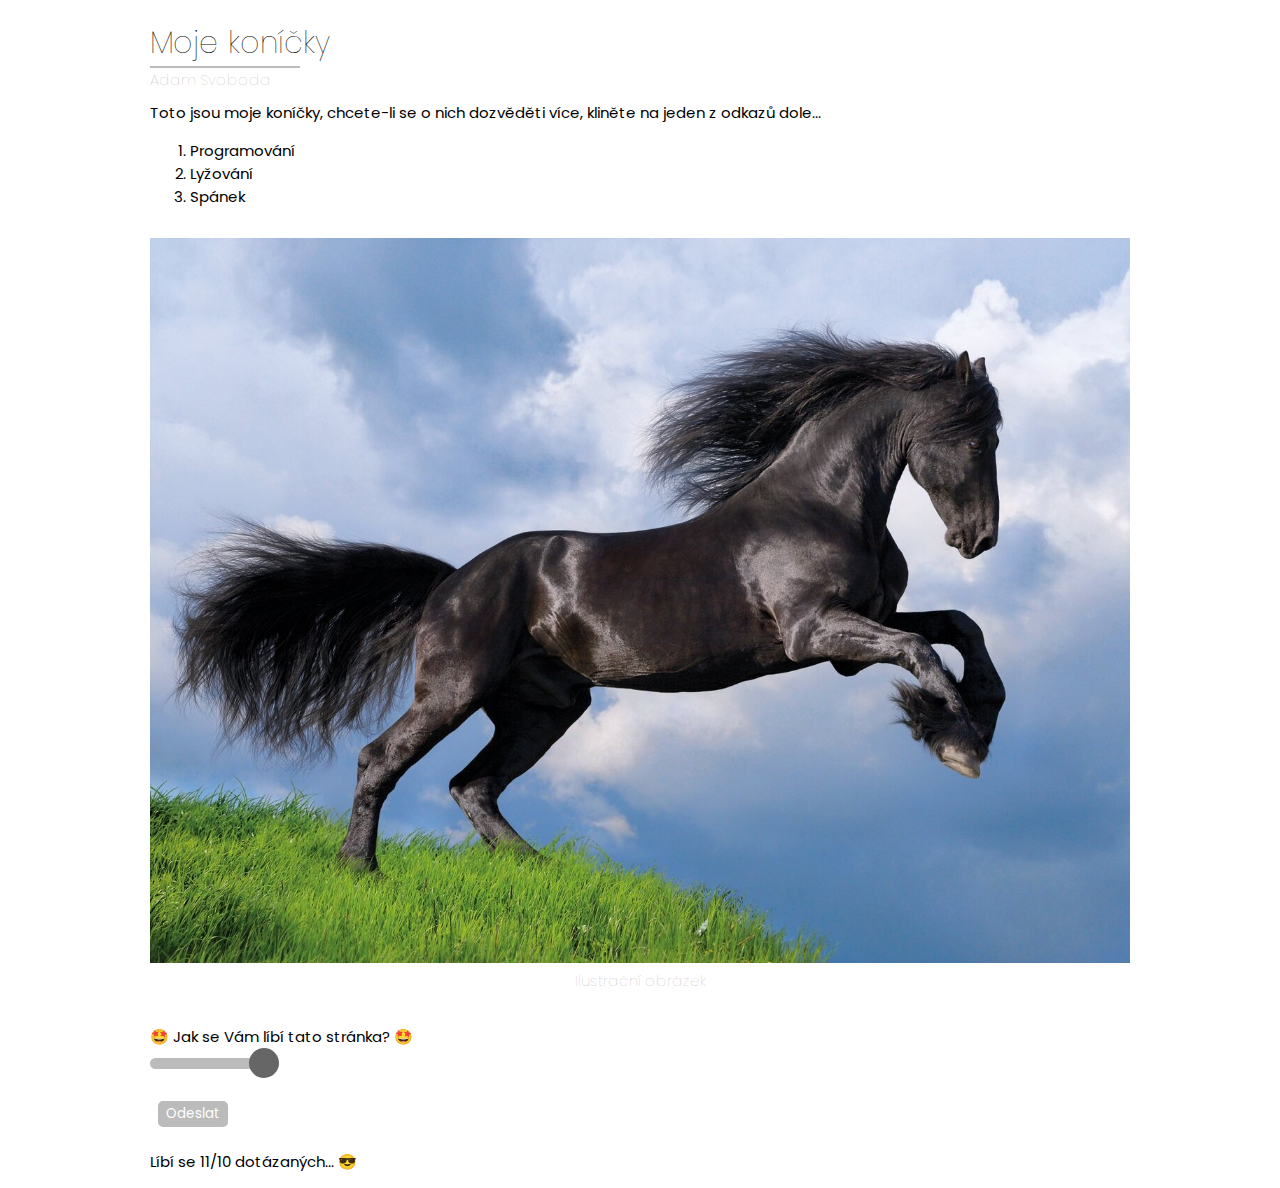
<file: index.html>
<!DOCTYPE html>
<html lang="cs">
<head>
    <meta charset="UTF-8">
    <meta http-equiv="X-UA-Compatible" content="IE=edge">
    <meta name="viewport" content="width=device-width, initial-scale=1.0">
    <link rel="stylesheet" href="./styles/style.css">
    <link rel="preconnect" href="https://fonts.googleapis.com">
    <link rel="preconnect" href="https://fonts.gstatic.com" crossorigin>
    <link href="https://fonts.googleapis.com/css2?family=Poppins&display=swap" rel="stylesheet">
    <link rel="shortcut icon" href="icon.ico" type="image/x-icon">
    <title>Moje koníčky</title>
</head>
<body>
    <header>
        <div class="back-div">
            <button class="back-btn non-visible" onclick="window.history.back()">Zpět</button>
        </div>

        <div class="title">
            <h1>Moje koníčky</h1>
            <p class="subtitle">Adam Svoboda</p>
        </div>
        <div class="back-div"></div>
    </header>
    <main>
        <div class="spacer">
        </div>
        <article>Toto jsou moje koníčky, chcete-li se o nich dozvěděti více, kliněte na jeden z odkazů dole...
            <ol>
                <li><a href="./programovani.html">Programování</a></li>
                <li><a href="./lyzovani.html">Lyžování</a></li>
                <li><a href="./spanek.html">Spánek</a></li>
            </ol>
            <img src="./img/kun.jpg" alt="Kůň..." class="has-title">
            <p class="img-title">Ilustrační obrázek</p>
            <br>
            <div id="rating">
                <label for="hodnoceni">🤩 Jak se Vám líbí tato stránka? 🤩</label>
                <br>
                <input type="range" name="hodnoceni" id="hodnoceni" min="1" max="5" step="1" value="5">
                <p id="hvezdy"></p>
                <button type="submit" id="submit">Odeslat</button>
                <p>Líbí se 11/10 dotázaných... 😎</p>
            </div>
        </article>
        <div class="spacer"></div>
        </main>
</body>

<script src="./scripts/main.js"></script>
</html>
</file>
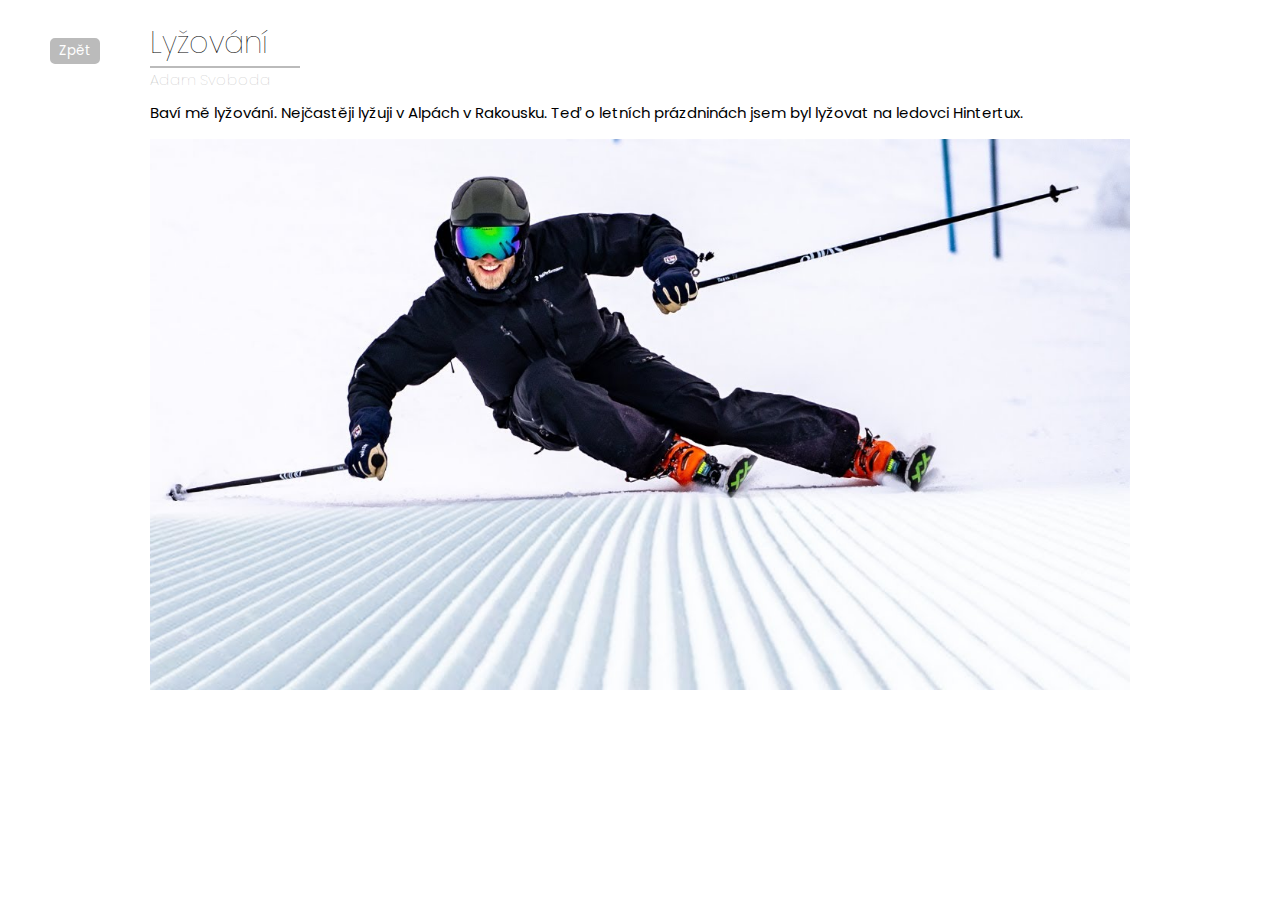
<file: lyzovani.html>
<!DOCTYPE html>
<html lang="cs">
<head>
    <meta charset="UTF-8">
    <meta http-equiv="X-UA-Compatible" content="IE=edge">
    <meta name="viewport" content="width=device-width, initial-scale=1.0">
    <link rel="stylesheet" href="./styles/style.css">
    <link rel="preconnect" href="https://fonts.googleapis.com">
    <link rel="preconnect" href="https://fonts.gstatic.com" crossorigin>
    <link href="https://fonts.googleapis.com/css2?family=Poppins&display=swap" rel="stylesheet">
    <link rel="shortcut icon" href="icon.ico" type="image/x-icon">
    <title>Lyžování</title>
</head>
<body>
    <header>
        <div class="back-div">
            <button class="back-btn" onclick="window.history.back()">Zpět</button>
        </div>

        <div class="title">
            <h1>Lyžování</h1>
            <p class="subtitle">Adam Svoboda</p>
        </div>
        <div class="back-div"></div>
    </header>
    <main>
        <div class="spacer"></div>
        <article>
            Baví mě lyžování. Nejčastěji lyžuji v Alpách v Rakousku. Teď o letních prázdninách jsem byl lyžovat na ledovci Hintertux.
            <br>
            <img src="./img/skiing.jpg" alt="Lyžování">
        </article>
        <div class="spacer"></div>
    </main>
</body>

<script src="./scripts/main.js"></script>
</html>
</file>
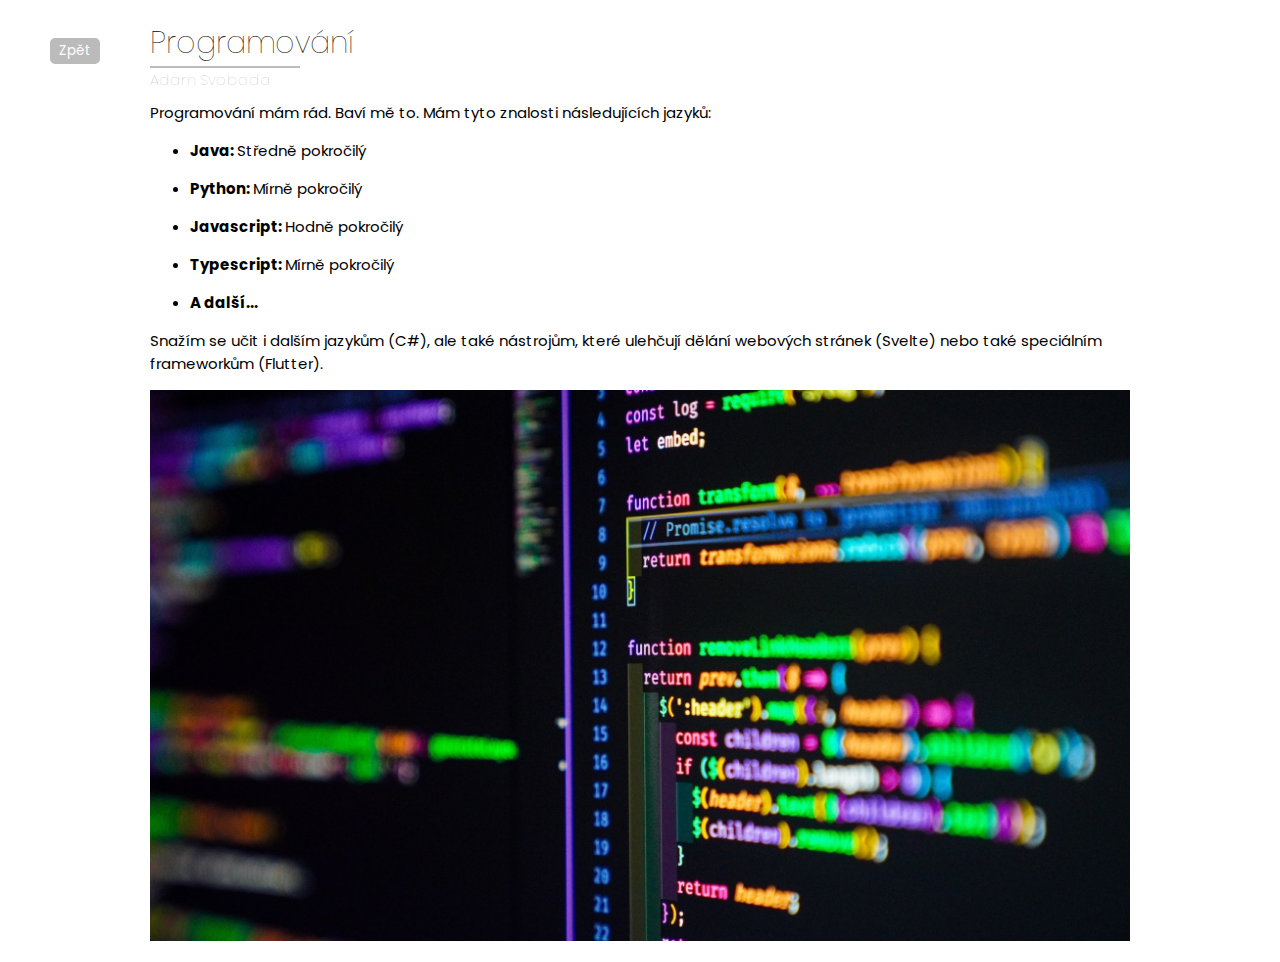
<file: programovani.html>
<!DOCTYPE html>
<html lang="cs">
<head>
    <meta charset="UTF-8">
    <meta http-equiv="X-UA-Compatible" content="IE=edge">
    <meta name="viewport" content="width=device-width, initial-scale=1.0">
    <link rel="stylesheet" href="./styles/style.css">
    <link rel="preconnect" href="https://fonts.googleapis.com">
    <link rel="preconnect" href="https://fonts.gstatic.com" crossorigin>
    <link href="https://fonts.googleapis.com/css2?family=Poppins&display=swap" rel="stylesheet">
    <link rel="shortcut icon" href="icon.ico" type="image/x-icon">
    <title>Programování</title>
</head>
<body>
    <header>
        <div class="back-div">
            <button class="back-btn" onclick="window.history.back()">Zpět</button>
        </div>

        <div class="title">
            <h1>Programování</h1>
            <p class="subtitle">Adam Svoboda</p>
        </div>
        <div class="back-div"></div>
    </header>
    <main>
        <div class="spacer"></div>
        <article>
            Programování mám rád. Baví mě to. Mám tyto znalosti následujících jazyků:

            <ul>
                <li>
                    <p><strong>Java: </strong>Středně pokročilý</p>
                </li>
                <li>
                    <p><strong>Python: </strong>Mírně pokročilý</p>
                </li>
                <li>
                    <p><strong>Javascript: </strong>Hodně pokročilý</p>
                </li>
                <li>
                    <p><strong>Typescript: </strong>Mírně pokročilý</p>
                </li>
                <li>
                    <p><strong>A další...</strong></p>
                </li>
            </ul>

            Snažím se učit i dalším jazykům (C#), ale také nástrojům, které ulehčují dělání webových stránek (Svelte) nebo také speciálním frameworkům (Flutter).

            <br>
            <img src="./img/programming.jpg" alt="Programování">
        </article>
        <div class="spacer"></div>
    </main>
</body>

<script src="./scripts/main.js"></script>
</html>
</file>
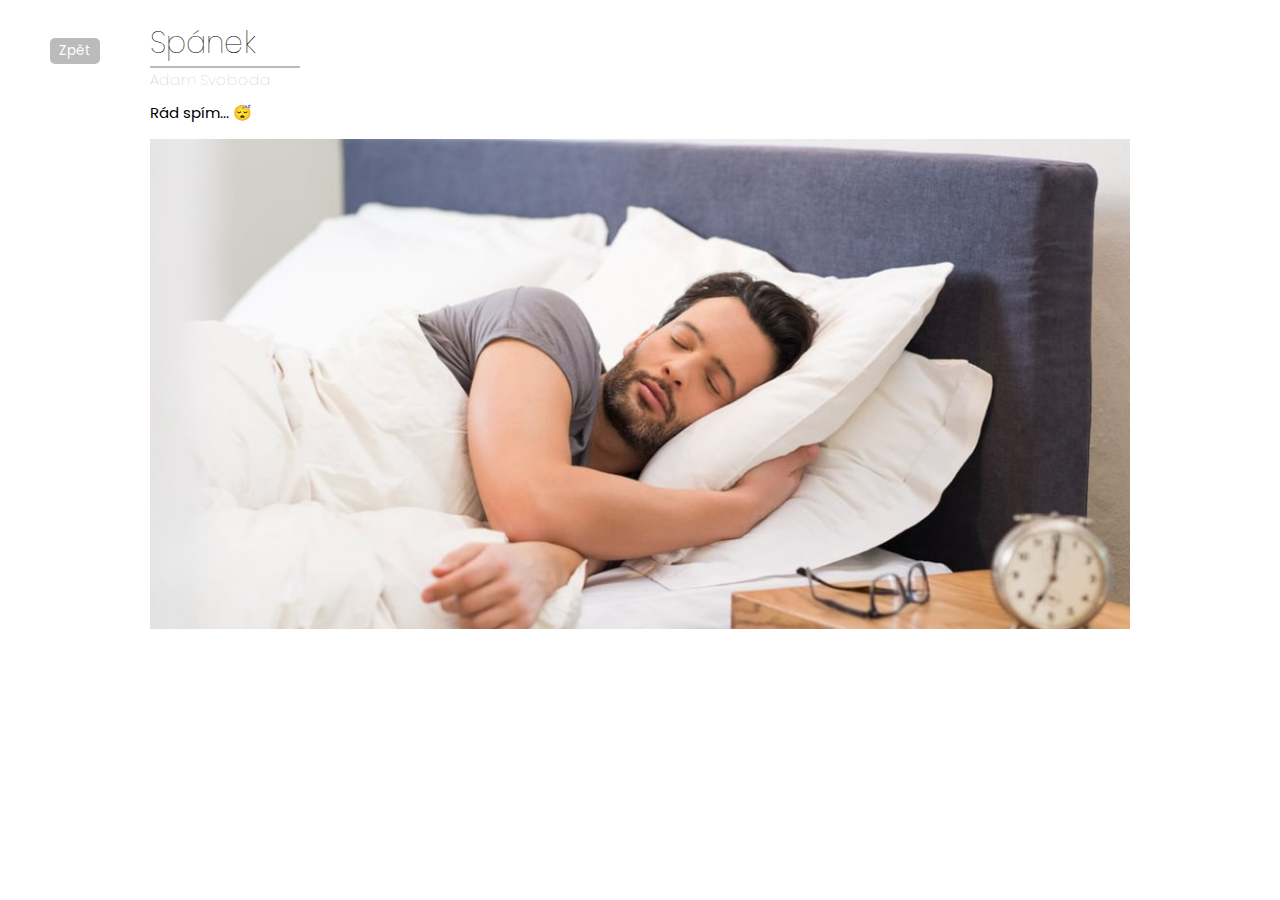
<file: spanek.html>
<!DOCTYPE html>
<html lang="cs">
<head>
    <meta charset="UTF-8">
    <meta http-equiv="X-UA-Compatible" content="IE=edge">
    <meta name="viewport" content="width=device-width, initial-scale=1.0">
    <link rel="stylesheet" href="./styles/style.css">
    <link rel="preconnect" href="https://fonts.googleapis.com">
    <link rel="preconnect" href="https://fonts.gstatic.com" crossorigin>
    <link href="https://fonts.googleapis.com/css2?family=Poppins&display=swap" rel="stylesheet">
    <link rel="shortcut icon" href="icon.ico" type="image/x-icon">
    <title>Spánek</title>
</head>
<body>
    <header>
        <div class="back-div">
            <button class="back-btn" onclick="window.history.back()">Zpět</button>
        </div>

        <div class="title">
            <h1>Spánek</h1>
            <p class="subtitle">Adam Svoboda</p>
        </div>
        <div class="back-div"></div>
    </header>
    <main>
        <div class="spacer"></div>
        <article>
            Rád spím... 😴<br>

            <img src="./img/sleeping.jpg" alt="Lyžování">
        </article>
        <div class="spacer"></div>
    </main>
</body>

<script src="./scripts/main.js"></script>
</html>
</file>
<file: styles/style.css>
* {
  font-family: "Poppins", sans-serif;
}


body {
  margin: 0;
  top: 0;
}

header, main {
  display: flex;
  flex-direction: row;
  justify-content: space-between;
}

.back-div, .spacer {
  width: 150px;
  display: flex;
  justify-content: center;
  align-items: center;
}

.title {
  flex: 1;
}

.title h1 {
  margin-bottom: 0;
  font-weight: lighter;
  font-size: 30px;
}

.title .subtitle {
  margin-top: 0;
  margin-bottom: 10px;
  font-weight: lighter;
  font-size: 15px;
  border-top: 2px solid #bbb;
  color: #bbb;
  width: 150px;
}

button {
  width: fit-content;
  border: 2px solid #bbb;
  border-radius: 5px;
  color: #fff;
  background-color: #bbb;
  cursor: pointer;
  margin: 8px;
}

.back-btn {
  width: 50px;
}

main {
  margin: 0;
  display: flex;
  font-weight: normal;
  font-size: 15px;
  color: #000;
}

a {
  text-decoration: none;
  color: #000;
}

a:visited {
  color: #666;
}


article {
  flex: 1;
}

img {
  margin: 15px 0;
  max-width: 100%;
  width: auto;
  height: auto;
}

img.has-title {
  margin-bottom: 0;
}

.img-title {
  margin: 0 auto 10px auto;
  font-size: 15px;
  font-weight: lighter;
  color: #bbb;
  width: fit-content;
}

input[type=range] {
  max-width: 500px;
  margin: 9.35px 0;
  background-color: transparent;
  -webkit-appearance: none;
}
input[type=range]:focus {
  outline: none;
}
input[type=range]::-webkit-slider-runnable-track {
  background: #bbbbbb;
  border: 0;
  border-radius: 25px;
  width: 100%;
  height: 11.3px;
  cursor: pointer;
}
input[type=range]::-webkit-slider-thumb {
  margin-top: -9.35px;
  width: 30px;
  height: 30px;
  background: #666666;
  border: 0;
  border-radius: 50px;
  cursor: pointer;
  -webkit-appearance: none;
}
input[type=range]:focus::-webkit-slider-runnable-track {
  background: #c8c8c8;
}
input[type=range]::-moz-range-track {
  background: #bbbbbb;
  border: 0;
  border-radius: 25px;
  width: 100%;
  height: 11.3px;
  cursor: pointer;
}
input[type=range]::-moz-range-thumb {
  width: 30px;
  height: 30px;
  background: #666666;
  border: 0;
  border-radius: 50px;
  cursor: pointer;
}
input[type=range]::-ms-track {
  background: transparent;
  border-color: transparent;
  border-width: 9.35px 0;
  color: transparent;
  width: 100%;
  height: 11.3px;
  cursor: pointer;
}
input[type=range]::-ms-fill-lower {
  background: #aeaeae;
  border: 0;
  border-radius: 50px;
}
input[type=range]::-ms-fill-upper {
  background: #bbbbbb;
  border: 0;
  border-radius: 50px;
}
input[type=range]::-ms-thumb {
  width: 30px;
  height: 30px;
  background: #666666;
  border: 0;
  border-radius: 50px;
  cursor: pointer;
  margin-top: 0px;
  /*Needed to keep the Edge thumb centred*/
}
input[type=range]:focus::-ms-fill-lower {
  background: #bbbbbb;
}
input[type=range]:focus::-ms-fill-upper {
  background: #c8c8c8;
}
/*TODO: Use one of the selectors from https://stackoverflow.com/a/20541859/7077589 and figure out
how to remove the virtical space around the range input in IE*/
@supports (-ms-ime-align:auto) {
  /* Pre-Chromium Edge only styles, selector taken from hhttps://stackoverflow.com/a/32202953/7077589 */
  input[type=range] {
    margin: 0;
    /*Edge starts the margin from the thumb, not the track as other browsers do*/
  }
}


.non-visible {
  display: none;
}
</file>
